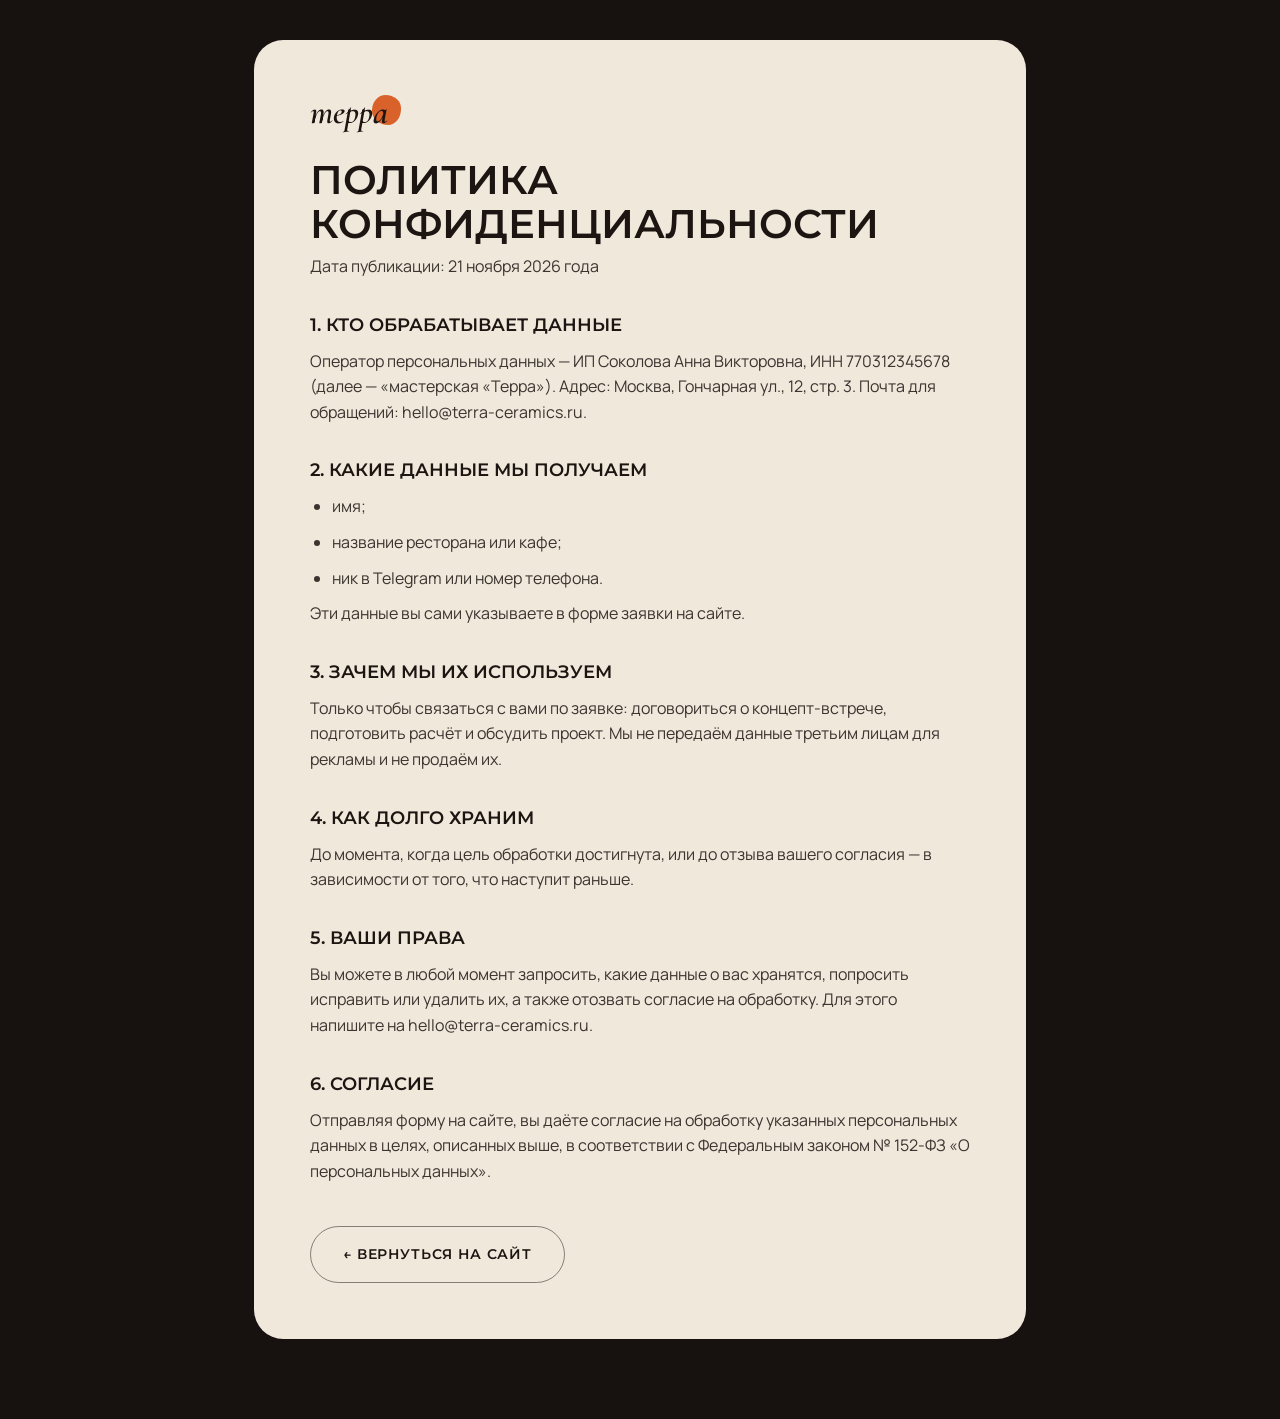
<file: privacy.html>
<!doctype html>
<html lang="ru">
<head>
  <meta charset="utf-8">
  <meta name="viewport" content="width=device-width, initial-scale=1">
  <title>Политика конфиденциальности — Терра</title>
  <meta name="robots" content="noindex">
  <link rel="icon" href="assets/favicon.svg" type="image/svg+xml">
  <link rel="preconnect" href="https://fonts.googleapis.com">
  <link rel="preconnect" href="https://fonts.gstatic.com" crossorigin>
  <link href="https://fonts.googleapis.com/css2?family=Cormorant+Garamond:ital,wght@1,600&family=Manrope:wght@400;500;600&family=Montserrat:wght@600&display=swap&subset=cyrillic" rel="stylesheet">
  <link rel="stylesheet" href="css/style.css">
  <style>
    .doc { max-width: 820px; margin: 0 auto; padding: 40px 24px 80px; }
    .doc__card { background: var(--sand); color: var(--ink); border-radius: var(--radius); padding: clamp(28px, 5vw, 56px); }
    .doc h1 { font-family: var(--f-head); font-weight: 600; text-transform: uppercase; font-size: clamp(22px, 4vw, 40px); line-height: 1.1; margin: 28px 0 8px; overflow-wrap: break-word; hyphens: auto; }
    .doc h2 { font-family: var(--f-head); font-weight: 600; font-size: 18px; text-transform: uppercase; margin: 32px 0 10px; }
    .doc p, .doc li { font-size: 16px; line-height: 1.6; opacity: .85; margin-bottom: 10px; }
    .doc ul { list-style: disc; padding-left: 22px; }
    .doc__back { display: inline-block; margin-top: 32px; }
  </style>
</head>
<body>
  <main class="doc">
    <div class="doc__card">
      <a href="index.html" class="logo logo--dark logo--sm" aria-label="Терра — на главную"><span class="logo__blob" aria-hidden="true"></span><span class="logo__text">терра</span></a>
      <h1>Политика конфиденциальности</h1>
      <p>Дата публикации: 21 ноября 2026 года</p>

      <h2>1. Кто обрабатывает данные</h2>
      <p>Оператор персональных данных — ИП Соколова Анна Викторовна, ИНН 770312345678 (далее — «мастерская «Терра»). Адрес: Москва, Гончарная ул., 12, стр. 3. Почта для обращений: hello@terra-ceramics.ru.</p>

      <h2>2. Какие данные мы получаем</h2>
      <ul>
        <li>имя;</li>
        <li>название ресторана или кафе;</li>
        <li>ник в Telegram или номер телефона.</li>
      </ul>
      <p>Эти данные вы сами указываете в форме заявки на сайте.</p>

      <h2>3. Зачем мы их используем</h2>
      <p>Только чтобы связаться с вами по заявке: договориться о концепт-встрече, подготовить расчёт и обсудить проект. Мы не передаём данные третьим лицам для рекламы и не продаём их.</p>

      <h2>4. Как долго храним</h2>
      <p>До момента, когда цель обработки достигнута, или до отзыва вашего согласия — в зависимости от того, что наступит раньше.</p>

      <h2>5. Ваши права</h2>
      <p>Вы можете в любой момент запросить, какие данные о вас хранятся, попросить исправить или удалить их, а также отозвать согласие на обработку. Для этого напишите на hello@terra-ceramics.ru.</p>

      <h2>6. Согласие</h2>
      <p>Отправляя форму на сайте, вы даёте согласие на обработку указанных персональных данных в целях, описанных выше, в соответствии с Федеральным законом № 152-ФЗ «О персональных данных».</p>

      <a href="index.html" class="btn btn--outline-dark doc__back">← Вернуться на сайт</a>
    </div>
  </main>
</body>
</html>
</file>
<file: css/style.css>
/* =========================================================
   Терра — авторская керамика для ресторанов
   Цвета, шрифты и размеры взяты из макета в Figma
   ========================================================= */

:root {
  --page: #17120F;      /* фон страницы */
  --dark: #1E1714;      /* тёмные карточки */
  --dark-2: #2A201B;    /* вложенные тёмные карточки */
  --ink: #1C1512;       /* тёмный текст */
  --cream: #F3ECE4;     /* светлый текст */
  --sand: #F1E8DC;      /* светлые карточки */
  --sand-2: #E7DACA;    /* вложенные светлые карточки */
  --orange: #D9622B;    /* акцент */
  --orange-hover: #C4511E;
  --peach: #F08A55;

  --f-head: "Montserrat", "Arial", sans-serif;
  --f-text: "Manrope", "Arial", sans-serif;
  --f-script: "Great Vibes", cursive;
  --f-logo: "Cormorant Garamond", Georgia, serif;

  --gutter: clamp(10px, 1.7vw, 24px);
  --pad: clamp(20px, 2.8vw, 40px);
  --radius: clamp(22px, 2.3vw, 32px);
  --radius-sm: clamp(16px, 1.7vw, 24px);
}

*, *::before, *::after { box-sizing: border-box; }
html { scroll-behavior: smooth; -webkit-text-size-adjust: 100%; }
@media (prefers-reduced-motion: reduce) { html { scroll-behavior: auto; } }
body {
  margin: 0;
  background: var(--page);
  color: var(--cream);
  font-family: var(--f-text);
  font-size: 16px;
  line-height: 1.5;
  -webkit-font-smoothing: antialiased;
  overflow-x: hidden;
}
img { display: block; max-width: 100%; height: auto; }
a { color: inherit; }
h1, h2, h3, p, ul, ol, figure, blockquote { margin: 0; padding: 0; }
ul, ol { list-style: none; }
button { font: inherit; }
:focus-visible { outline: 2px solid var(--peach); outline-offset: 3px; border-radius: 6px; }

.sr-only { position: absolute; width: 1px; height: 1px; overflow: hidden; clip: rect(0 0 0 0); white-space: nowrap; }
.skip-link { position: absolute; left: 16px; top: -60px; z-index: 100; background: var(--cream); color: var(--ink); padding: 10px 16px; border-radius: 10px; }
.skip-link:focus { top: 16px; }

/* ---------- Типографика ---------- */
.h1, .h-xl, .h-xxl, .h-lg, .h-md, .h-sm {
  font-family: var(--f-head);
  text-transform: uppercase;
  line-height: 1;
}
h1, h2, h3 { overflow-wrap: break-word; hyphens: auto; }
.h1 { font-weight: 700; font-size: clamp(25px, 3.2vw, 46px); line-height: 1.04; letter-spacing: -0.01em; color: var(--ink); }
.h-xxl { font-weight: 600; font-size: clamp(46px, 8.6vw, 124px); letter-spacing: -0.02em; }
.h-xl { font-weight: 600; font-size: clamp(38px, 5.8vw, 84px); letter-spacing: -0.015em; }
.h-xl--ink { font-weight: 700; color: var(--ink); }
.h-lg { font-weight: 600; font-size: clamp(30px, 3.6vw, 52px); line-height: 1.08; letter-spacing: -0.01em; }
.h-md { font-weight: 600; font-size: clamp(22px, 2.1vw, 30px); line-height: 1.1; }
.h-sm { font-weight: 600; font-size: clamp(16px, 1.3vw, 18px); line-height: 1.25; letter-spacing: 0.02em; }
.lead { font-size: clamp(16px, 1.25vw, 18px); line-height: 1.5; }
.label { display: inline-block; font-weight: 600; font-size: 12px; letter-spacing: 0.1em; text-transform: uppercase; color: var(--peach); }

.script { display: block; font-family: var(--f-script); font-weight: 400; line-height: 1.1; color: var(--orange); }
.script--md { font-size: clamp(36px, 3.1vw, 44px); }
.script--lg { font-size: clamp(42px, 5vw, 72px); }
.script--xl { font-size: clamp(54px, 7.6vw, 110px); }
.card--dark .script, .reviews__card .script, .process .script { color: var(--cream); }
.script--peach { color: var(--peach) !important; }

/* ---------- Логотип «Глина» ---------- */
.logo {
  position: relative;
  display: inline-flex;
  padding-right: 0.39em;
  font-family: var(--f-logo);
  font-style: italic;
  font-weight: 600;
  line-height: 1;
  text-decoration: none;
  white-space: nowrap;
}
.logo__text { position: relative; z-index: 1; }
.logo__blob {
  position: absolute;
  right: 0;
  top: -0.03em;
  width: 0.87em;
  height: 0.87em;
  background: var(--orange);
  border-radius: 47% 53% 44% 56% / 52% 45% 55% 48%;
  animation: blob-morph 10s ease-in-out infinite;
}
.logo--dark { color: var(--ink); }
.logo--light { color: var(--cream); }
.logo--sm { font-size: 34px; }
.logo--md { font-size: 46px; }
@keyframes blob-morph {
  0%, 100% { border-radius: 47% 53% 44% 56% / 52% 45% 55% 48%; transform: rotate(0deg); }
  33% { border-radius: 55% 45% 52% 48% / 45% 55% 47% 53%; transform: rotate(8deg); }
  66% { border-radius: 44% 56% 58% 42% / 55% 48% 52% 45%; transform: rotate(-6deg); }
}
@media (prefers-reduced-motion: reduce) { .logo__blob { animation: none; } }

/* ---------- Кнопки ---------- */
.btn {
  display: inline-flex;
  align-items: center;
  justify-content: center;
  gap: 10px;
  padding: 19px 32px;
  border-radius: 999px;
  border: 1px solid transparent;
  font-family: var(--f-head);
  font-weight: 600;
  font-size: 14px;
  letter-spacing: 0.06em;
  text-transform: uppercase;
  text-decoration: none;
  line-height: 1.2;
  text-align: center;
  cursor: pointer;
  transition: background-color .25s, color .25s, border-color .25s, transform .25s, box-shadow .25s;
}
.btn:hover { transform: translateY(-2px); }
.btn:active { transform: translateY(0); }
.btn--primary { background: var(--orange); color: var(--cream); }
.btn--primary:hover { background: var(--orange-hover); box-shadow: 0 10px 30px -12px rgba(217, 98, 43, .8); }
.btn--outline-dark { border-color: rgba(28, 21, 18, .5); color: var(--ink); background: transparent; }
.btn--outline-dark:hover { background: var(--ink); color: var(--cream); border-color: var(--ink); }
.btn--outline-light { border-color: rgba(243, 236, 228, .6); color: var(--cream); background: transparent; }
.btn--outline-light:hover { background: var(--cream); color: var(--ink); }
.btn--sm { padding: 13px 22px; font-size: 12px; }
.btn--block { width: 100%; }
.btn-row { display: flex; flex-wrap: wrap; gap: 14px; }

/* ---------- Секции и карточки ---------- */
.section { padding: var(--gutter) var(--gutter) 0; }
.card {
  position: relative;
  max-width: 1392px;
  margin: 0 auto;
  border-radius: var(--radius);
  overflow: hidden;
  isolation: isolate;
}
.card--sand { background: var(--sand); color: var(--ink); }
.card--dark { background: var(--dark); }
.card__bg { position: absolute; inset: 0; width: 100%; height: 100%; object-fit: cover; z-index: -2; }
.frame-line {
  position: absolute;
  inset: clamp(12px, 1.7vw, 24px);
  border: 1px solid rgba(243, 236, 228, .35);
  border-radius: 20px;
  pointer-events: none;
  z-index: 0;
}

.block-head {
  display: flex;
  justify-content: space-between;
  align-items: flex-end;
  gap: 32px;
  padding: clamp(32px, 3.9vw, 56px) var(--pad) 0;
}
.block-head .lead { flex: 0 1 380px; opacity: .78; }
@media (min-width: 1024px) { .block-head .h-xl { white-space: nowrap; } }
.block-title { display: flex; flex-direction: column; }
.block-title .script { margin-top: -0.2em; }
.block-title--row { flex-direction: row; flex-wrap: wrap; align-items: baseline; column-gap: 24px; padding: clamp(32px, 3.4vw, 48px) var(--pad) 0; }
.block-title--row .script { margin-top: 0; }
.block-title--center { align-items: center; text-align: center; }

/* ---------- Закреплённая шапка ---------- */
.topbar {
  position: fixed;
  inset: 0 0 auto 0;
  z-index: 50;
  padding: 10px var(--gutter);
  transform: translateY(-120%);
  transition: transform .45s cubic-bezier(.2, .8, .2, 1);
  pointer-events: none;
}
.topbar.is-visible { transform: translateY(0); pointer-events: auto; }
.topbar__inner {
  max-width: 1392px;
  margin: 0 auto;
  display: flex;
  align-items: center;
  justify-content: space-between;
  gap: 24px;
  padding: 10px 12px 10px 24px;
  border-radius: 999px;
  background: rgba(241, 232, 220, .9);
  backdrop-filter: blur(14px);
  -webkit-backdrop-filter: blur(14px);
  box-shadow: 0 10px 40px -20px rgba(0, 0, 0, .6);
}
.topbar .logo--sm { font-size: 28px; }
.topbar__nav { display: flex; gap: 32px; }
.topbar__nav a, .hero__links a { color: var(--ink); text-decoration: none; font-weight: 500; font-size: 15px; opacity: .75; transition: opacity .2s; }
.topbar__nav a:hover, .hero__links a:hover { opacity: 1; }

/* ---------- 01 Первый экран ---------- */
.hero__card { padding: 28px var(--pad) 0; min-height: min(852px, 100svh - 2 * var(--gutter)); }
.hero__nav { display: flex; align-items: center; justify-content: space-between; gap: 24px; height: 56px; }
.hero__links { display: flex; gap: 40px; }
.hero__contacts { display: flex; align-items: center; gap: 28px; }
.hero__tg { font-weight: 500; font-size: 15px; color: var(--ink); text-decoration: none; }
.hero__tg:hover { color: var(--orange); }

.burger { display: none; width: 48px; height: 48px; border-radius: 50%; border: 1px solid rgba(28, 21, 18, .3); background: transparent; cursor: pointer; position: relative; z-index: 70; }
.burger span { position: absolute; left: 14px; right: 14px; height: 2px; background: var(--ink); border-radius: 2px; transition: transform .3s, top .3s, background .3s; }
.burger span:first-child { top: 19px; }
.burger span:last-child { top: 27px; }
.mmenu__close { position: absolute; top: 28px; right: 28px; width: 48px; height: 48px; border-radius: 50%; border: 1px solid rgba(243, 236, 228, .4); background: transparent; cursor: pointer; }
.mmenu__close::before, .mmenu__close::after { content: ""; position: absolute; left: 14px; right: 14px; top: 23px; height: 2px; background: var(--cream); border-radius: 2px; transform: rotate(45deg); }
.mmenu__close::after { transform: rotate(-45deg); }

.tags { display: flex; align-items: center; gap: 24px; margin-top: 36px; font-weight: 500; font-size: 12px; letter-spacing: 0.1em; text-transform: uppercase; color: rgba(28, 21, 18, .7); }
.tags i { flex: 1; height: 1px; background: rgba(28, 21, 18, .35); }

.hero__body { position: relative; padding-bottom: 40px; }
.hero__wordmark { align-self: flex-start; font-size: clamp(92px, 18.6vw, 268px); margin: 8px 0 0 -0.04em; }
.hero__offer { position: relative; z-index: 2; max-width: 700px; margin-top: clamp(18px, 2.6vw, 36px); }
.hero__script { font-size: clamp(32px, 3.1vw, 44px); margin-bottom: 14px; }
.hero__offer .lead { color: rgba(28, 21, 18, .75); max-width: 560px; margin: 18px 0 26px; }
.hero__plate-wrap {
  position: absolute;
  right: -18px;
  top: clamp(120px, 11.5vw, 160px);
  width: 42%;
  max-width: 600px;
  z-index: 0;
}
.hero__plate { width: 100%; will-change: transform; }

.stats { display: grid; grid-template-columns: repeat(4, 1fr); }
.stats li { display: flex; flex-wrap: nowrap; align-items: center; padding: 26px 28px; position: relative; }
.stats li + li::before { content: ""; position: absolute; left: 0; top: 50%; height: 48px; transform: translateY(-50%); width: 1px; background: rgba(243, 236, 228, .2); }
.stats b { font-family: var(--f-head); font-weight: 500; font-size: clamp(32px, 3vw, 44px); line-height: 1; white-space: nowrap; }
.stats span { margin-left: 16px; font-size: 13px; line-height: 1.3; opacity: .78; max-width: 160px; }
.stats--bar { max-width: 1392px; margin: 0 auto; }

/* ---------- 02 Проблема ---------- */
.problem__card { min-height: 900px; background: #3a1609; }
.problem__card::after {
  content: ""; position: absolute; inset: 0; z-index: -1;
  background: linear-gradient(180deg, rgba(23, 13, 8, .55) 0%, rgba(23, 13, 8, 0) 32%, rgba(23, 13, 8, 0) 66%, rgba(23, 13, 8, .78) 100%);
}
.problem__head { position: relative; text-align: center; padding: clamp(40px, 4.6vw, 64px) clamp(32px, 5.5vw, 76px) 0; }
.problem__head .h-xl { font-size: clamp(36px, 5.8vw, 80px); }
.subline { display: flex; align-items: center; gap: 18px; margin-top: 18px; font-weight: 500; font-size: 12px; letter-spacing: .1em; text-transform: uppercase; opacity: .9; }
.subline i { flex: 1; height: 1px; background: rgba(243, 236, 228, .4); }
.problem__accent { position: absolute; left: 0; right: 0; top: 250px; text-align: center; font-size: clamp(36px, 3.4vw, 48px); color: #FFD9BF; }
.problem__side { position: absolute; top: 340px; width: 270px; display: flex; flex-direction: column; gap: 14px; }
.problem__side p { font-size: 15px; line-height: 1.5; opacity: .84; }
.problem__side--left { left: 60px; text-align: right; }
.problem__side--right { right: 60px; }
.stats--inset { position: absolute; left: clamp(12px, 1.7vw, 24px); right: clamp(12px, 1.7vw, 24px); bottom: clamp(12px, 1.7vw, 24px); border-top: 1px solid rgba(243, 236, 228, .35); }
.stats--inset li + li::before { top: 0; height: 100%; transform: none; background: rgba(243, 236, 228, .35); }

/* ---------- 03 Бизнес ---------- */
.business__card { padding: 40px; min-height: 900px; }
.business__cols { position: absolute; inset: 40px; display: grid; grid-template-columns: repeat(5, 1fr); gap: 18px; z-index: -1; }
.business__cols i { background: #241B17; border-radius: var(--radius-sm); }
.business__title { display: flex; flex-direction: column; align-items: center; text-align: center; padding-top: 24px; }
.business__title .h-xl { font-size: clamp(36px, 5vw, 72px); }
.business__line2 { display: flex; align-items: baseline; justify-content: center; gap: 20px; flex-wrap: wrap; }
.business__grid { display: grid; grid-template-columns: repeat(5, 1fr); gap: 18px; align-items: start; margin-top: 30px; }
.bcard { border-radius: var(--radius-sm); padding: 26px 22px; text-align: center; display: flex; flex-direction: column; gap: 10px; overflow: hidden; position: relative; }
.bcard h3 { font-family: var(--f-head); font-weight: 600; font-size: 14px; letter-spacing: .04em; text-transform: uppercase; line-height: 1.3; }
.bcard p { font-size: 14px; line-height: 1.45; opacity: .9; }
.bcard__num { font-family: var(--f-head); font-weight: 500; font-size: 14px; }
.bcard--orange { background: var(--orange); }
.bcard--dark { background: #2E231E; }
.bcard--photo { padding: 0; min-height: 380px; justify-content: flex-end; }
.bcard--photo img { position: absolute; inset: 0; width: 100%; height: 100%; object-fit: cover; }
.bcard--photo::after { content: ""; position: absolute; inset: 0; background: linear-gradient(180deg, rgba(18, 10, 8, 0) 35%, rgba(18, 10, 8, .9) 100%); }
.bcard__over { position: relative; z-index: 1; padding: 26px 22px; display: flex; flex-direction: column; gap: 10px; }
.bcard--img { padding: 0; height: 300px; }
.bcard--img img { width: 100%; height: 100%; object-fit: cover; }
.bcard--1 { margin-top: 84px; min-height: 250px; }
.bcard--2 { margin-top: 154px; }
.bcard--3 { margin-top: 54px; min-height: 230px; }
.bcard--4 { margin-top: 194px; min-height: 260px; }
.bcard--5 { margin-top: 74px; }
.business__caption { text-align: center; max-width: 760px; margin: 40px auto 0; font-size: 15px; opacity: .7; }

/* ---------- 04 Изделия ---------- */
.products__grid { display: grid; grid-template-columns: repeat(4, 1fr); gap: 24px; padding: 64px var(--pad) 0; }
.pcard { display: flex; flex-direction: column; gap: 14px; }
.pcard__img { aspect-ratio: 310 / 340; border-radius: var(--radius-sm); overflow: hidden; background: #ECE2D4; }
.pcard__img img { width: 100%; height: 100%; object-fit: cover; transition: transform .8s cubic-bezier(.2, .8, .2, 1); }
.pcard:hover .pcard__img img { transform: scale(1.06); }
.pcard h3 { font-family: var(--f-head); font-weight: 600; font-size: 17px; letter-spacing: .02em; text-transform: uppercase; line-height: 1.25; margin-top: 6px; }
.pcard p { font-size: 15px; line-height: 1.45; opacity: .72; }
.pcard__meta { font-weight: 600; font-size: 13px; letter-spacing: .04em; text-transform: uppercase; color: var(--orange); }
.chips { display: flex; flex-wrap: wrap; align-items: center; gap: 10px; padding: 48px var(--pad) clamp(32px, 3.9vw, 56px); }
.chips b { font-weight: 600; font-size: 14px; letter-spacing: .04em; text-transform: uppercase; margin-right: 4px; }
.chips span { border: 1px solid rgba(28, 21, 18, .3); border-radius: 999px; padding: 9px 18px; font-weight: 500; font-size: 14px; transition: background .25s, color .25s; }
.chips span:hover { background: var(--ink); color: var(--cream); }

/* ---------- 05 Работы ---------- */
.works .card { padding-bottom: var(--pad); }
.case { background: var(--dark-2); border-radius: var(--radius-sm); overflow: hidden; }
.case--main { display: grid; grid-template-columns: 58% 1fr; margin: 48px var(--pad) 0; min-height: 540px; }
.case__img { overflow: hidden; }
.case__img img { width: 100%; height: 100%; object-fit: cover; transition: transform 1s cubic-bezier(.2, .8, .2, 1); }
.case:hover .case__img img { transform: scale(1.04); }
.case__body { display: flex; flex-direction: column; gap: 18px; padding: 44px 40px; }
.case__body p { font-size: 15px; line-height: 1.5; opacity: .85; }
.case__body p b { font-weight: 600; }
.case__results { display: flex; gap: 32px; margin-top: auto; padding-top: 12px; }
.case__results > div { display: flex; flex-direction: column; gap: 4px; max-width: 210px; }
.case__results > div > span, .case__cap { font-size: 13px; line-height: 1.4; opacity: .75; }
.num { font-family: var(--f-head); font-weight: 500; font-size: clamp(32px, 2.8vw, 40px); line-height: 1.1; }
.cases { display: grid; grid-template-columns: 1fr 1fr; gap: 24px; margin: 24px var(--pad) 0; }
.case--small { display: grid; grid-template-columns: 43% 1fr; min-height: 400px; }
.case--small .case__body { gap: 14px; padding: 36px 32px; }
.case--small .num { margin-top: auto; }

/* ---------- 06 4 слоя ---------- */
.layers__card { display: grid; grid-template-columns: 704px 1fr; min-height: 820px; }
.layers__left { padding: 48px 32px 40px 40px; display: flex; flex-direction: column; border-right: 1px solid rgba(243, 236, 228, .2); }
.layers__title { display: flex; flex-direction: column; }
.layers__title .script { margin: -0.25em 0 0 0.2em; }
.layers__photo { margin-top: auto; border-radius: var(--radius-sm); overflow: hidden; aspect-ratio: 632 / 440; }
.layers__photo img { width: 100%; height: 100%; object-fit: cover; }
.layers__right { display: flex; flex-direction: column; }
.layers__statement { font-family: var(--f-head); font-weight: 500; font-size: clamp(17px, 1.55vw, 22px); line-height: 1.35; text-transform: uppercase; padding: 52px 40px 40px 36px; border-bottom: 1px solid rgba(243, 236, 228, .2); min-height: 260px; }
.layers__grid { display: grid; grid-template-columns: 1fr 1fr; gap: 40px 32px; padding: 40px 40px 40px 36px; }
.layer { display: flex; flex-direction: column; gap: 10px; }
.layer__img { aspect-ratio: 290 / 104; border-radius: 20px; overflow: hidden; }
.layer__img img { width: 100%; height: 100%; object-fit: cover; transition: transform .8s; }
.layer:hover .layer__img img { transform: scale(1.08); }
.layer h3 { font-family: var(--f-head); font-weight: 600; font-size: 15px; letter-spacing: .04em; text-transform: uppercase; }
.layer p { font-size: 14px; line-height: 1.45; opacity: .75; }

/* ---------- 07 Как работаем ---------- */
.process__card { min-height: 900px; padding: 0 0 24px; background: #120c09; }
.process__card::after {
  content: ""; position: absolute; inset: 0; z-index: -1;
  background:
    linear-gradient(90deg, rgba(18, 11, 9, .88) 0%, rgba(18, 11, 9, .35) 30%, rgba(18, 11, 9, .35) 70%, rgba(18, 11, 9, .88) 100%),
    linear-gradient(180deg, rgba(18, 11, 9, .7) 0%, rgba(18, 11, 9, 0) 28%, rgba(18, 11, 9, 0) 80%, rgba(18, 11, 9, .75) 100%);
}
.process__bg { transform-origin: 50% 60%; }
.process__title { position: relative; text-align: center; padding: 48px 24px 0; font-size: clamp(42px, 8.3vw, 120px); }
.steps { position: relative; display: grid; grid-template-columns: 260px 1fr 260px; row-gap: 56px; padding: 90px 70px 0; }
.steps li { display: flex; flex-direction: column; align-items: center; text-align: center; gap: 8px; }
.steps li:nth-child(1) { grid-area: 1 / 1; } .steps li:nth-child(2) { grid-area: 2 / 1; } .steps li:nth-child(3) { grid-area: 3 / 1; }
.steps li:nth-child(4) { grid-area: 1 / 3; } .steps li:nth-child(5) { grid-area: 2 / 3; } .steps li:nth-child(6) { grid-area: 3 / 3; }
.steps h3 { font-family: var(--f-head); font-weight: 600; font-size: 14px; letter-spacing: .06em; text-transform: uppercase; }
.steps p { font-size: 14px; line-height: 1.4; opacity: .75; max-width: 240px; }
.dot { width: 20px; height: 20px; background: #E0672A; border-radius: 47% 53% 44% 56% / 52% 45% 55% 48%; display: block; margin-bottom: 4px; }
.guarantee { position: relative; display: flex; align-items: center; gap: 28px; margin: 70px clamp(12px, 1.7vw, 24px) 0; }
.guarantee i { flex: 1; height: 1px; background: rgba(243, 236, 228, .35); }
.guarantee div { display: flex; flex-direction: column; align-items: center; gap: 2px; text-align: center; }
.guarantee span { font-weight: 500; font-size: 12px; letter-spacing: .1em; text-transform: uppercase; opacity: .75; }
.guarantee b { font-family: var(--f-head); font-weight: 500; font-size: clamp(30px, 2.8vw, 40px); line-height: 1.1; }

/* ---------- 08 Цены ---------- */
.prices .card { padding-bottom: clamp(32px, 3.9vw, 56px); }
.tiers { display: grid; grid-template-columns: repeat(3, 1fr); gap: 32px; align-items: end; padding: 64px var(--pad) 0; }
.tier { background: var(--sand-2); border-radius: var(--radius-sm); padding: 36px; display: flex; flex-direction: column; gap: 16px; transition: transform .35s, box-shadow .35s; }
.tier:hover { transform: translateY(-6px); box-shadow: 0 24px 50px -30px rgba(28, 21, 18, .5); }
.tier h3 { font-family: var(--f-head); font-weight: 600; font-size: clamp(20px, 1.7vw, 24px); text-transform: uppercase; line-height: 1.15; }
.tier__for { font-size: 15px; opacity: .7; }
.tier__price { font-family: var(--f-head); font-weight: 500; font-size: clamp(32px, 2.9vw, 42px); line-height: 1.1; padding-bottom: 16px; border-bottom: 1px solid rgba(28, 21, 18, .2); }
.tier ul { font-size: 15px; line-height: 1.9; opacity: .85; margin-bottom: 8px; }
.tier li { display: flex; gap: 10px; align-items: baseline; }
.tier li::before { content: ""; flex: none; width: 8px; height: 8px; border-radius: 47% 53% 44% 56% / 52% 45% 55% 48%; background: var(--orange); transform: translateY(-1px); }
.tier--accent { background: var(--dark); color: var(--cream); padding-top: 32px; }
.tier--accent .tier__price { border-color: rgba(243, 236, 228, .2); }
.tier__badge { align-self: flex-start; background: var(--orange); color: var(--cream); border-radius: 999px; padding: 7px 14px; font-weight: 600; font-size: 12px; letter-spacing: .06em; text-transform: uppercase; }

/* ---------- 09 О мастерской ---------- */
.about__card { display: grid; grid-template-columns: 540px 1fr; gap: 60px; padding: 40px; min-height: 820px; }
.about__photo { border-radius: var(--radius-sm); overflow: hidden; }
.about__photo img { width: 100%; height: 100%; object-fit: cover; }
.about__body { display: flex; flex-direction: column; gap: 22px; padding-top: 24px; max-width: 680px; }
.about__name { display: flex; flex-direction: column; }
.about__name .script { margin-bottom: -0.1em; }
.about__body > p { font-size: 17px; line-height: 1.55; opacity: .85; }
.facts { display: flex; gap: 32px; padding: 22px 0; border-top: 1px solid rgba(243, 236, 228, .25); border-bottom: 1px solid rgba(243, 236, 228, .25); }
.facts li { display: flex; flex-direction: column; gap: 6px; flex: 1; }
.facts b { font-family: var(--f-head); font-weight: 500; font-size: 32px; line-height: 1.1; white-space: nowrap; }
.facts li > span { font-size: 13px; line-height: 1.4; opacity: .72; max-width: 190px; }
.about__cta { display: flex; align-items: center; gap: 20px; flex-wrap: wrap; }
.about__cta span { font-size: 14px; opacity: .7; max-width: 280px; }

/* ---------- 10 Отзывы ---------- */
.reviews__card { min-height: 900px; padding: 60px 64px 72px; background: linear-gradient(127deg, #3B170D 0%, #B84A1C 55%, #E37A3D 100%); }
.reviews__list { display: grid; grid-template-columns: repeat(3, 1fr); gap: 24px; margin-top: 90px; position: relative; }
.review { display: flex; flex-direction: column; justify-content: space-between; gap: 24px; min-height: 420px; padding: 34px; border-radius: var(--radius-sm); background: rgba(30, 23, 20, .55); border: 1px solid rgba(243, 236, 228, .2); backdrop-filter: blur(6px); -webkit-backdrop-filter: blur(6px); }
.review blockquote { font-size: 17px; line-height: 1.55; }
.review__q { display: block; font-family: var(--f-head); font-weight: 600; font-size: 72px; line-height: .8; color: var(--peach); height: 44px; }
.review figcaption { display: flex; align-items: center; gap: 14px; }
.review figcaption > span:last-child { display: flex; flex-direction: column; font-size: 13px; opacity: .85; }
.review figcaption b { font-family: var(--f-head); font-weight: 600; font-size: 15px; opacity: 1; }
.avatar { flex: none; width: 52px; height: 52px; border-radius: 50%; background: var(--orange); display: grid; place-items: center; font-family: var(--f-head); font-weight: 600; font-size: 16px; }

/* ---------- 11 Вопросы ---------- */
.faq__card { display: grid; grid-template-columns: 440px 1fr; gap: 80px; padding: 40px var(--pad) 56px; }
.faq__left { display: flex; flex-direction: column; align-items: flex-start; gap: 24px; padding-top: 16px; }
.faq__left .lead { opacity: .75; max-width: 420px; }
.faq__list { border-top: 1px solid rgba(28, 21, 18, .2); }
.qa { border-bottom: 1px solid rgba(28, 21, 18, .2); }
.qa summary { list-style: none; cursor: pointer; display: flex; align-items: center; justify-content: space-between; gap: 24px; padding: 26px 0; font-family: var(--f-head); font-weight: 600; font-size: clamp(16px, 1.35vw, 19px); line-height: 1.3; }
.qa summary::-webkit-details-marker { display: none; }
.qa summary i { position: relative; flex: none; width: 40px; height: 40px; border-radius: 50%; border: 1px solid rgba(28, 21, 18, .35); transition: background .3s, border-color .3s, transform .4s; }
.qa summary i::before, .qa summary i::after { content: ""; position: absolute; left: 50%; top: 50%; width: 14px; height: 1.5px; background: var(--ink); transform: translate(-50%, -50%); transition: transform .4s, background .3s; }
.qa summary i::after { transform: translate(-50%, -50%) rotate(90deg); }
.qa[open] summary i { background: var(--orange); border-color: var(--orange); transform: rotate(180deg); }
.qa[open] summary i::before, .qa[open] summary i::after { background: var(--cream); }
.qa[open] summary i::after { transform: translate(-50%, -50%) rotate(0deg); }
.qa summary:hover i { border-color: var(--ink); }
.qa__a { overflow: hidden; }
.qa__a p { padding: 0 64px 26px 0; font-size: 16px; line-height: 1.55; opacity: .72; }

/* ---------- 12 Заявка ---------- */
.contact__card { background: #221A16; min-height: 760px; }
.contact__photo { position: absolute; top: 0; right: 0; bottom: 0; width: 60%; clip-path: polygon(240px 0, 100% 0, 100% 100%, 0 100%); z-index: 0; }
.contact__photo img { width: 100%; height: 100%; object-fit: cover; }
.contact__logo { position: absolute; top: 40px; right: 56px; }
.contact__body { position: relative; z-index: 1; width: min(100%, 616px); padding: 56px; display: flex; flex-direction: column; gap: 16px; }
.contact__lead { font-size: 17px; line-height: 1.5; opacity: .8; max-width: 500px; }
.form { display: flex; flex-direction: column; gap: 12px; max-width: 480px; padding-top: 12px; }
.field input {
  width: 100%; height: 58px; padding: 0 22px;
  border-radius: 14px; border: 1px solid rgba(243, 236, 228, .25);
  background: rgba(243, 236, 228, .06); color: var(--cream);
  font: 400 15px var(--f-text);
  transition: border-color .25s, background .25s;
}
.field input::placeholder { color: rgba(243, 236, 228, .55); }
.field input:focus { outline: none; border-color: var(--peach); background: rgba(243, 236, 228, .1); }
.field input[aria-invalid="true"] { border-color: #FF8A6B; }
.hp { position: absolute; left: -9999px; }
.form__note { font-size: 12px; opacity: .55; }
.form__note a { text-decoration: underline; text-underline-offset: 2px; }
.form__status { font-size: 14px; min-height: 1.4em; }
.form__status.is-ok { color: #9BE3A5; }
.form__status.is-error { color: #FFB199; }

/* ---------- 13 Футер ---------- */
.footer { position: relative; overflow: hidden; padding: 80px calc(var(--gutter) + var(--pad)) 0; max-width: 1440px; margin: 0 auto; }
.footer__top { display: grid; grid-template-columns: 1.4fr 1fr 1.2fr 1fr; gap: 40px; }
.footer__brand { display: flex; flex-direction: column; align-items: flex-start; gap: 18px; }
.footer__brand p { opacity: .7; max-width: 300px; }
.footer__col { display: flex; flex-direction: column; gap: 14px; }
.footer__col b { font-weight: 600; font-size: 12px; letter-spacing: .1em; text-transform: uppercase; color: var(--peach); }
.footer__col a, .footer__col span { text-decoration: none; opacity: .85; }
.footer__col a:hover { opacity: 1; color: var(--peach); }
.footer__bottom { display: flex; justify-content: space-between; flex-wrap: wrap; gap: 12px 32px; margin-top: 48px; padding-top: 22px; border-top: 1px solid rgba(243, 236, 228, .15); font-size: 13px; opacity: .55; }
.footer__bottom a { text-decoration: none; }
.footer__bottom a:hover { text-decoration: underline; }
.footer__mark { display: flex; justify-content: center; width: max-content; margin: 30px auto -0.32em; font-size: clamp(140px, 26vw, 380px); opacity: .07; }
.footer__mark .logo__blob { animation-duration: 16s; }

.mobile-cta { display: none; }

/* ---------- Мобильное меню ---------- */
.mmenu { position: fixed; inset: 0; z-index: 60; background: var(--page); display: flex; flex-direction: column; justify-content: center; gap: 40px; padding: 100px 32px 48px; }
.mmenu[hidden] { display: none; }
.mmenu__nav { display: flex; flex-direction: column; gap: 6px; }
.mmenu__nav a { font-family: var(--f-head); font-weight: 600; font-size: clamp(30px, 9vw, 44px); text-transform: uppercase; text-decoration: none; line-height: 1.2; }
.mmenu__nav a:active { color: var(--peach); }
.mmenu__tg { color: var(--peach); font-weight: 500; text-decoration: none; }
body.menu-open { overflow: hidden; }

/* =========================================================
   Адаптив
   ========================================================= */

/* Ноутбуки */
@media (max-width: 1280px) {
  .layers__card { grid-template-columns: 1fr 1fr; }
  .about__card { grid-template-columns: 42% 1fr; gap: 48px; }
  .faq__card { grid-template-columns: 360px 1fr; gap: 56px; }
  .hero__links { gap: 28px; }
  .steps { grid-template-columns: 240px 1fr 240px; padding-inline: 48px; }
  .problem__side { width: 240px; }
  .problem__side--left { left: 48px; }
  .problem__side--right { right: 48px; }
}

/* Планшеты */
@media (max-width: 1023px) {
  .hero__links, .hero__contacts, .topbar__nav { display: none; }
  .burger { display: block; }
  .tags span:nth-of-type(2), .tags i:nth-of-type(2) { display: none; }
  .hero__card { min-height: 0; }
  .hero__body { display: flex; flex-direction: column; }
  .hero__plate-wrap { position: relative; top: auto; right: auto; width: min(78%, 520px); align-self: flex-end; margin: -6% -4% -4% 0; order: 1; }
  .hero__offer { order: 2; }
  .stats--bar { grid-template-columns: repeat(2, 1fr); }
  .stats--bar li:nth-child(3)::before { display: none; }

  .problem__card { min-height: 0; display: flex; flex-direction: column; padding-bottom: 0; }
  .problem .card__bg { position: relative; inset: auto; order: 1; width: 100%; height: auto; aspect-ratio: 3 / 2; margin-top: -40px; z-index: -2; }
  .problem__accent { position: relative; top: auto; order: 2; margin-top: -24px; }
  .problem__side--left { order: 3; }
  .problem__side--right { order: 4; }
  .stats--inset { order: 5; }
  .problem__side { position: relative; top: auto; left: auto !important; right: auto !important; width: auto; text-align: left !important; padding: 0 clamp(28px, 5vw, 48px); margin-top: 28px; }
  .problem__side--right { margin-bottom: 32px; }
  .problem__side--left { margin-top: 8px; }
  .problem__side h3 br { display: none; }
  .problem__card { background: linear-gradient(180deg, #4a1c0b 0%, #2a120a 100%); }
  .problem__card::after { display: none; }
  .stats--inset { position: relative; inset: auto; margin: 0 clamp(12px, 1.7vw, 24px) clamp(12px, 1.7vw, 24px); grid-template-columns: repeat(2, 1fr); }
  .stats--inset li:nth-child(3)::before { display: none; }
  .stats--inset li:nth-child(n+3) { border-top: 1px solid rgba(243, 236, 228, .2); }

  .business__card { min-height: 0; padding: 32px 24px; }
  .business__cols { display: none; }
  .business__grid { grid-template-columns: repeat(2, 1fr); gap: 14px; }
  .bcard { margin-top: 0 !important; min-height: 0 !important; }
  .bcard--photo { min-height: 360px !important; grid-row: span 2; }
  .bcard--img { height: auto; aspect-ratio: 1; }

  .block-head { flex-direction: column; align-items: flex-start; gap: 16px; }
  .products__grid { grid-template-columns: repeat(2, 1fr); padding-top: 40px; }

  .case--main { grid-template-columns: 1fr; min-height: 0; }
  .case--main .case__img { aspect-ratio: 3 / 2; }
  .cases { grid-template-columns: 1fr; }

  .layers__card { grid-template-columns: 1fr; min-height: 0; }
  .layers__left { border-right: 0; padding-bottom: 0; }
  .layers__photo { margin-top: 24px; }
  .layers__statement { min-height: 0; padding: 32px var(--pad) 28px; }
  .layers__grid { padding: 28px var(--pad) 40px; }

  .process__card { min-height: 0; }
  .steps { grid-template-columns: 1fr 1fr; column-gap: 32px; row-gap: 40px; padding: 48px 40px 0; }
  .steps li { grid-area: auto !important; }

  .tiers { grid-template-columns: 1fr; max-width: 560px; margin: 0 auto; padding-top: 40px; }
  .tier--accent { order: -1; }

  .about__card { grid-template-columns: 1fr; padding: 24px; gap: 32px; min-height: 0; }
  .about__photo { aspect-ratio: 4 / 5; max-height: 640px; }
  .about__body { padding: 0 8px 16px; }

  .reviews__card { min-height: 0; padding: 48px 0 56px; }
  .reviews__list { grid-template-columns: none; grid-auto-flow: column; grid-auto-columns: min(78%, 420px); overflow-x: auto; scroll-snap-type: x mandatory; padding: 0 40px 8px; margin-top: 48px; scrollbar-width: none; }
  .reviews__list::-webkit-scrollbar { display: none; }
  .review { scroll-snap-align: center; min-height: 360px; }

  .faq__card { grid-template-columns: 1fr; gap: 32px; }

  .contact__card { min-height: 0; display: flex; flex-direction: column; }
  .contact__photo { position: relative; width: 100%; aspect-ratio: 4 / 3; clip-path: polygon(0 0, 100% 0, 100% 86%, 0 100%); }
  .contact__body { width: 100%; padding: 8px clamp(24px, 5vw, 48px) 40px; }
  .contact__logo { top: 24px; right: 24px; font-size: 38px; }

  .footer__top { grid-template-columns: 1fr 1fr; }
  .footer__brand { grid-column: 1 / -1; }
}

/* Телефоны */
@media (max-width: 640px) {
  :root { --pad: 20px; }
  .hero__card { padding-top: 16px; }
  .logo--sm { font-size: 30px; }
  .tags { display: none; }
  .hero__wordmark { margin-top: 28px; }
  .hero__plate-wrap { width: 92%; margin: -12% -10% -6% 0; }
  .hero__offer .lead { font-size: 16px; }
  .h1 { font-size: clamp(24px, 7.4vw, 34px); }
  .btn-row .btn { flex: 1 1 100%; }
  .stats li { flex-wrap: wrap; padding: 20px 18px; align-content: flex-start; }
  .stats li + li::before { height: 60%; }
  .stats span { flex-basis: 100%; margin: 8px 0 0; }
  .subline { display: none; }
  .problem__head { padding-inline: 20px; }

  .business__title .h-xl { font-size: 32px; }
  .business__line2 { gap: 10px; }
  .business__line2 .script--xl { font-size: 54px; }
  .business__grid { grid-template-columns: 1fr; }
  .bcard--photo { grid-row: auto; }
  .bcard--img { aspect-ratio: 4 / 3; }

  .products__grid { grid-template-columns: none; grid-auto-flow: column; grid-auto-columns: 78%; overflow-x: auto; scroll-snap-type: x mandatory; gap: 16px; padding-bottom: 6px; scrollbar-width: none; }
  .products__grid::-webkit-scrollbar { display: none; }
  .pcard { scroll-snap-align: start; }
  .chips { padding-top: 32px; }
  .chips span { font-size: 13px; padding: 8px 14px; }

  .case--main { margin-top: 32px; }
  .case__body { padding: 28px 22px; }
  .case__results { gap: 20px; }
  .case--small { grid-template-columns: 1fr; }
  .case--small .case__img { aspect-ratio: 16 / 10; }
  .case--small .case__body { padding: 26px 22px; }

  .layers__left { padding: 32px 20px 0; }
  .layers__grid { grid-template-columns: 1fr 1fr; gap: 28px 16px; }
  .layer__img { aspect-ratio: 16 / 9; border-radius: 14px; }
  .layer h3 { font-size: 13px; }
  .layer p { font-size: 13px; }

  .process__title { padding-top: 40px; }
  .steps { grid-template-columns: 1fr; padding: 32px 28px 0; row-gap: 28px; }
  .steps li { align-items: flex-start; text-align: left; display: grid; grid-template-columns: 28px 1fr; column-gap: 12px; row-gap: 4px; }
  .steps .dot { grid-row: span 2; margin-top: 0; }
  .steps p { max-width: none; }
  .process__card::after { background: linear-gradient(180deg, rgba(18, 11, 9, .55) 0%, rgba(18, 11, 9, .82) 30%, rgba(18, 11, 9, .9) 100%); }
  .guarantee { margin-top: 44px; gap: 14px; }

  .tier { padding: 28px 24px; }

  .facts { flex-direction: column; gap: 16px; }
  .facts li { flex-direction: row; align-items: baseline; gap: 14px; }
  .facts b { font-size: 26px; min-width: 110px; }
  .about__cta .btn { flex: 1 1 100%; }

  .reviews__list { padding-inline: 20px; grid-auto-columns: 86%; }
  .review { padding: 26px; }
  .review blockquote { font-size: 16px; }

  .qa summary { padding: 20px 0; gap: 16px; }
  .qa summary i { width: 36px; height: 36px; }
  .qa__a p { padding-right: 0; }
  .faq__left .btn { width: 100%; }

  .contact__body { padding-inline: 20px; }

  .footer { padding-top: 56px; padding-bottom: 96px; }
  .footer__top { grid-template-columns: 1fr; gap: 32px; }
  .footer__bottom { flex-direction: column; }
  .footer__mark { margin-bottom: -0.36em; }

  .mobile-cta {
    display: flex;
    position: fixed;
    left: 16px; right: 16px; bottom: max(16px, env(safe-area-inset-bottom));
    z-index: 40;
    transform: translateY(150%);
    transition: transform .45s cubic-bezier(.2, .8, .2, 1);
    box-shadow: 0 12px 30px -10px rgba(0, 0, 0, .6);
  }
  .mobile-cta.is-visible { transform: translateY(0); }
  .topbar { display: none; }
}
</file>
